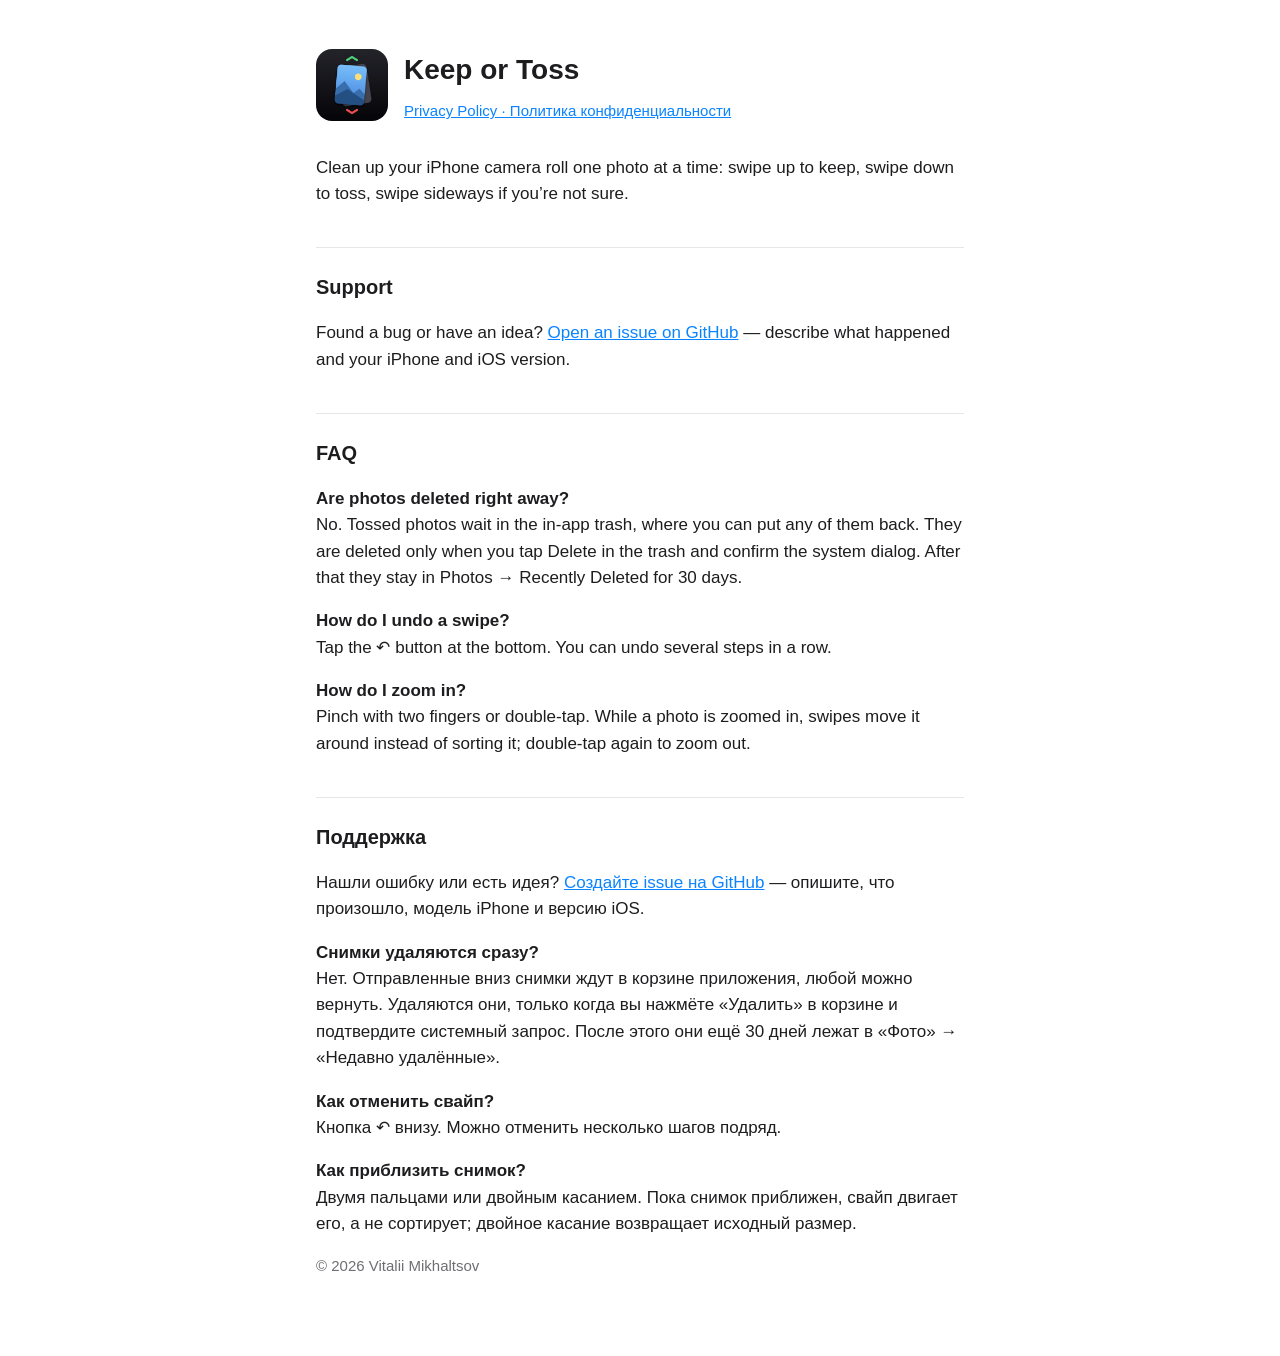
<file: index.html>
<!doctype html>
<html lang="en">
<head>
<meta charset="utf-8">
<meta name="viewport" content="width=device-width, initial-scale=1">
<title>Keep or Toss — Support</title>
<link rel="stylesheet" href="style.css">
</head>
<body>
<main>
  <header>
    <img src="icon.png" alt="">
    <div>
      <h1>Keep or Toss</h1>
      <nav><a href="privacy.html">Privacy Policy · Политика конфиденциальности</a></nav>
    </div>
  </header>

  <p>Clean up your iPhone camera roll one photo at a time: swipe up to keep, swipe down to toss, swipe sideways if you’re not sure.</p>

  <h2>Support</h2>
  <p>Found a bug or have an idea? <a href="https://github.com/VITperson/keep-or-toss/issues">Open an issue on GitHub</a> — describe what happened and your iPhone and iOS version.</p>

  <h2>FAQ</h2>
  <p><b>Are photos deleted right away?</b><br>No. Tossed photos wait in the in-app trash, where you can put any of them back. They are deleted only when you tap Delete in the trash and confirm the system dialog. After that they stay in Photos → Recently Deleted for 30 days.</p>
  <p><b>How do I undo a swipe?</b><br>Tap the ↶ button at the bottom. You can undo several steps in a row.</p>
  <p><b>How do I zoom in?</b><br>Pinch with two fingers or double-tap. While a photo is zoomed in, swipes move it around instead of sorting it; double-tap again to zoom out.</p>

  <h2 lang="ru">Поддержка</h2>
  <div lang="ru">
    <p>Нашли ошибку или есть идея? <a href="https://github.com/VITperson/keep-or-toss/issues">Создайте issue на GitHub</a> — опишите, что произошло, модель iPhone и версию iOS.</p>
    <p><b>Снимки удаляются сразу?</b><br>Нет. Отправленные вниз снимки ждут в корзине приложения, любой можно вернуть. Удаляются они, только когда вы нажмёте «Удалить» в корзине и подтвердите системный запрос. После этого они ещё 30 дней лежат в «Фото» → «Недавно удалённые».</p>
    <p><b>Как отменить свайп?</b><br>Кнопка ↶ внизу. Можно отменить несколько шагов подряд.</p>
    <p><b>Как приблизить снимок?</b><br>Двумя пальцами или двойным касанием. Пока снимок приближен, свайп двигает его, а не сортирует; двойное касание возвращает исходный размер.</p>
  </div>

  <p class="muted">© 2026 Vitalii Mikhaltsov</p>
</main>
</body>
</html>
</file>
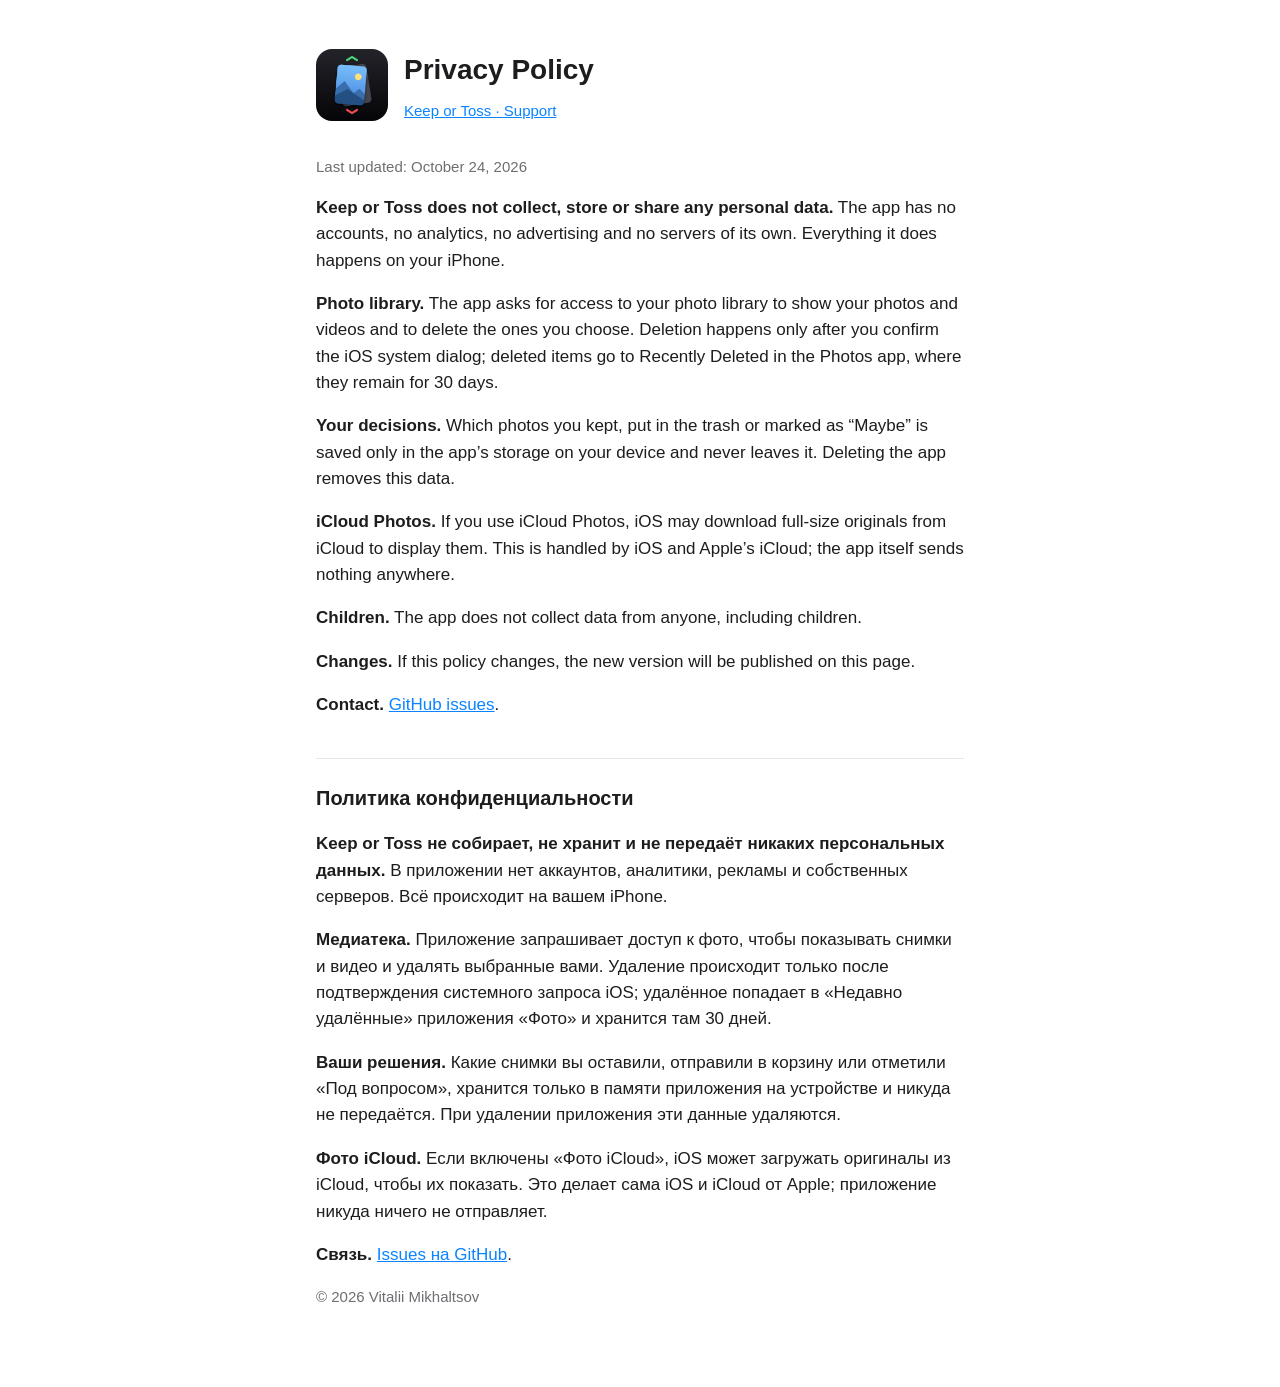
<file: privacy.html>
<!doctype html>
<html lang="en">
<head>
<meta charset="utf-8">
<meta name="viewport" content="width=device-width, initial-scale=1">
<title>Keep or Toss — Privacy Policy</title>
<link rel="stylesheet" href="style.css">
</head>
<body>
<main>
  <header>
    <img src="icon.png" alt="">
    <div>
      <h1>Privacy Policy</h1>
      <nav><a href="index.html">Keep or Toss · Support</a></nav>
    </div>
  </header>
  <p class="muted">Last updated: October 24, 2026</p>

  <p><b>Keep or Toss does not collect, store or share any personal data.</b> The app has no accounts, no analytics, no advertising and no servers of its own. Everything it does happens on your iPhone.</p>
  <p><b>Photo library.</b> The app asks for access to your photo library to show your photos and videos and to delete the ones you choose. Deletion happens only after you confirm the iOS system dialog; deleted items go to Recently Deleted in the Photos app, where they remain for 30 days.</p>
  <p><b>Your decisions.</b> Which photos you kept, put in the trash or marked as “Maybe” is saved only in the app’s storage on your device and never leaves it. Deleting the app removes this data.</p>
  <p><b>iCloud Photos.</b> If you use iCloud Photos, iOS may download full-size originals from iCloud to display them. This is handled by iOS and Apple’s iCloud; the app itself sends nothing anywhere.</p>
  <p><b>Children.</b> The app does not collect data from anyone, including children.</p>
  <p><b>Changes.</b> If this policy changes, the new version will be published on this page.</p>
  <p><b>Contact.</b> <a href="https://github.com/VITperson/keep-or-toss/issues">GitHub issues</a>.</p>

  <h2 lang="ru">Политика конфиденциальности</h2>
  <div lang="ru">
    <p><b>Keep or Toss не собирает, не хранит и не передаёт никаких персональных данных.</b> В приложении нет аккаунтов, аналитики, рекламы и собственных серверов. Всё происходит на вашем iPhone.</p>
    <p><b>Медиатека.</b> Приложение запрашивает доступ к фото, чтобы показывать снимки и видео и удалять выбранные вами. Удаление происходит только после подтверждения системного запроса iOS; удалённое попадает в «Недавно удалённые» приложения «Фото» и хранится там 30 дней.</p>
    <p><b>Ваши решения.</b> Какие снимки вы оставили, отправили в корзину или отметили «Под вопросом», хранится только в памяти приложения на устройстве и никуда не передаётся. При удалении приложения эти данные удаляются.</p>
    <p><b>Фото iCloud.</b> Если включены «Фото iCloud», iOS может загружать оригиналы из iCloud, чтобы их показать. Это делает сама iOS и iCloud от Apple; приложение никуда ничего не отправляет.</p>
    <p><b>Связь.</b> <a href="https://github.com/VITperson/keep-or-toss/issues">Issues на GitHub</a>.</p>
  </div>

  <p class="muted">© 2026 Vitalii Mikhaltsov</p>
</main>
</body>
</html>
</file>
<file: style.css>
:root { --bg: #ffffff; --text: #1d1d1f; --muted: #6e6e73; --line: #e5e5ea; --accent: #0a84ff; }
@media (prefers-color-scheme: dark) { :root { --bg: #000000; --text: #f5f5f7; --muted: #a1a1a6; --line: #2c2c2e; } }
* { box-sizing: border-box; }
body { margin: 0; background: var(--bg); color: var(--text); font: 17px/1.55 -apple-system, BlinkMacSystemFont, "Segoe UI", Roboto, sans-serif; }
main { max-width: 680px; margin: 0 auto; padding: 48px 16px 64px; }
header { display: flex; align-items: center; gap: 16px; margin-bottom: 32px; }
header img { width: 72px; height: 72px; border-radius: 16px; }
h1 { font-size: 28px; margin: 0; }
h2 { font-size: 20px; margin: 40px 0 8px; padding-top: 24px; border-top: 1px solid var(--line); }
p, li { color: var(--text); }
.muted { color: var(--muted); font-size: 15px; }
a { color: var(--accent); }
nav { margin-top: 8px; font-size: 15px; }
</file>
